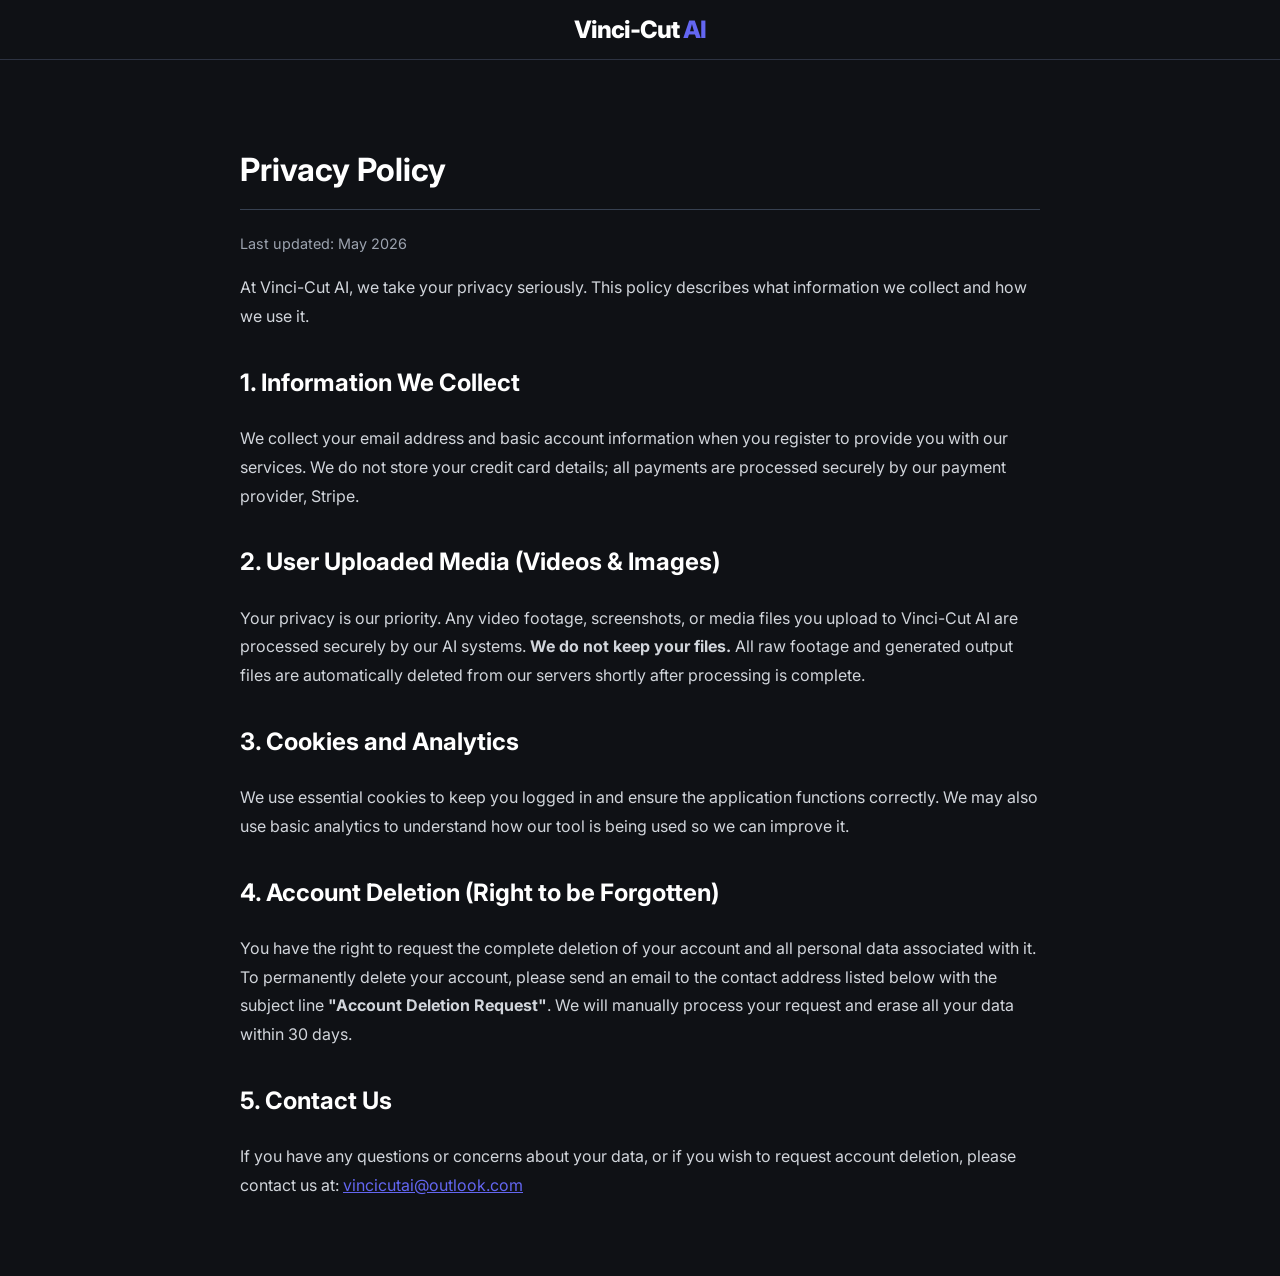
<file: privacy.html>
<!DOCTYPE html>
<html lang="en">
<head>
    <meta charset="UTF-8">
    <meta name="viewport" content="width=device-width, initial-scale=1.0">
    <title>Privacy Policy | Vinci-Cut AI</title>
    <link rel="stylesheet" href="style.css">
    <link href="https://fonts.googleapis.com/css2?family=Inter:wght@300;400;600;800&display=swap" rel="stylesheet">
</head>
<body>

    <nav class="navbar" style="position: relative;">
        <div class="logo" style="margin: 0 auto; text-decoration: none;">
            <a href="index.html" style="color: white; text-decoration: none;">Vinci-Cut <span>AI</span></a>
        </div>
    </nav>

    <div style="max-width: 800px; margin: 40px auto; padding: 20px; color: #d1d5db; line-height: 1.8;">
        
        <h1 style="color: white; border-bottom: 1px solid #374151; padding-bottom: 10px;">Privacy Policy</h1>
        <p style="font-size: 0.9rem; color: #9ca3af;">Last updated: May 2026</p>

        <p>At Vinci-Cut AI, we take your privacy seriously. This policy describes what information we collect and how we use it.</p>

        <h2 style="color: white; margin-top: 30px;">1. Information We Collect</h2>
        <p>We collect your email address and basic account information when you register to provide you with our services. We do not store your credit card details; all payments are processed securely by our payment provider, Stripe.</p>

        <h2 style="color: white; margin-top: 30px;">2. User Uploaded Media (Videos & Images)</h2>
        <p>Your privacy is our priority. Any video footage, screenshots, or media files you upload to Vinci-Cut AI are processed securely by our AI systems. <strong>We do not keep your files.</strong> All raw footage and generated output files are automatically deleted from our servers shortly after processing is complete.</p>

        <h2 style="color: white; margin-top: 30px;">3. Cookies and Analytics</h2>
        <p>We use essential cookies to keep you logged in and ensure the application functions correctly. We may also use basic analytics to understand how our tool is being used so we can improve it.</p>

        <h2 style="color: white; margin-top: 30px;">4. Account Deletion (Right to be Forgotten)</h2>
        <p>You have the right to request the complete deletion of your account and all personal data associated with it. To permanently delete your account, please send an email to the contact address listed below with the subject line <strong>"Account Deletion Request"</strong>. We will manually process your request and erase all your data within 30 days.</p>

        <h2 style="color: white; margin-top: 30px;">5. Contact Us</h2>
        <p>If you have any questions or concerns about your data, or if you wish to request account deletion, please contact us at: <a href="mailto:vincicutai@outlook.com" style="color: #6366f1;">vincicutai@outlook.com</a></p>

    </div>

</body>
</html>
</file>
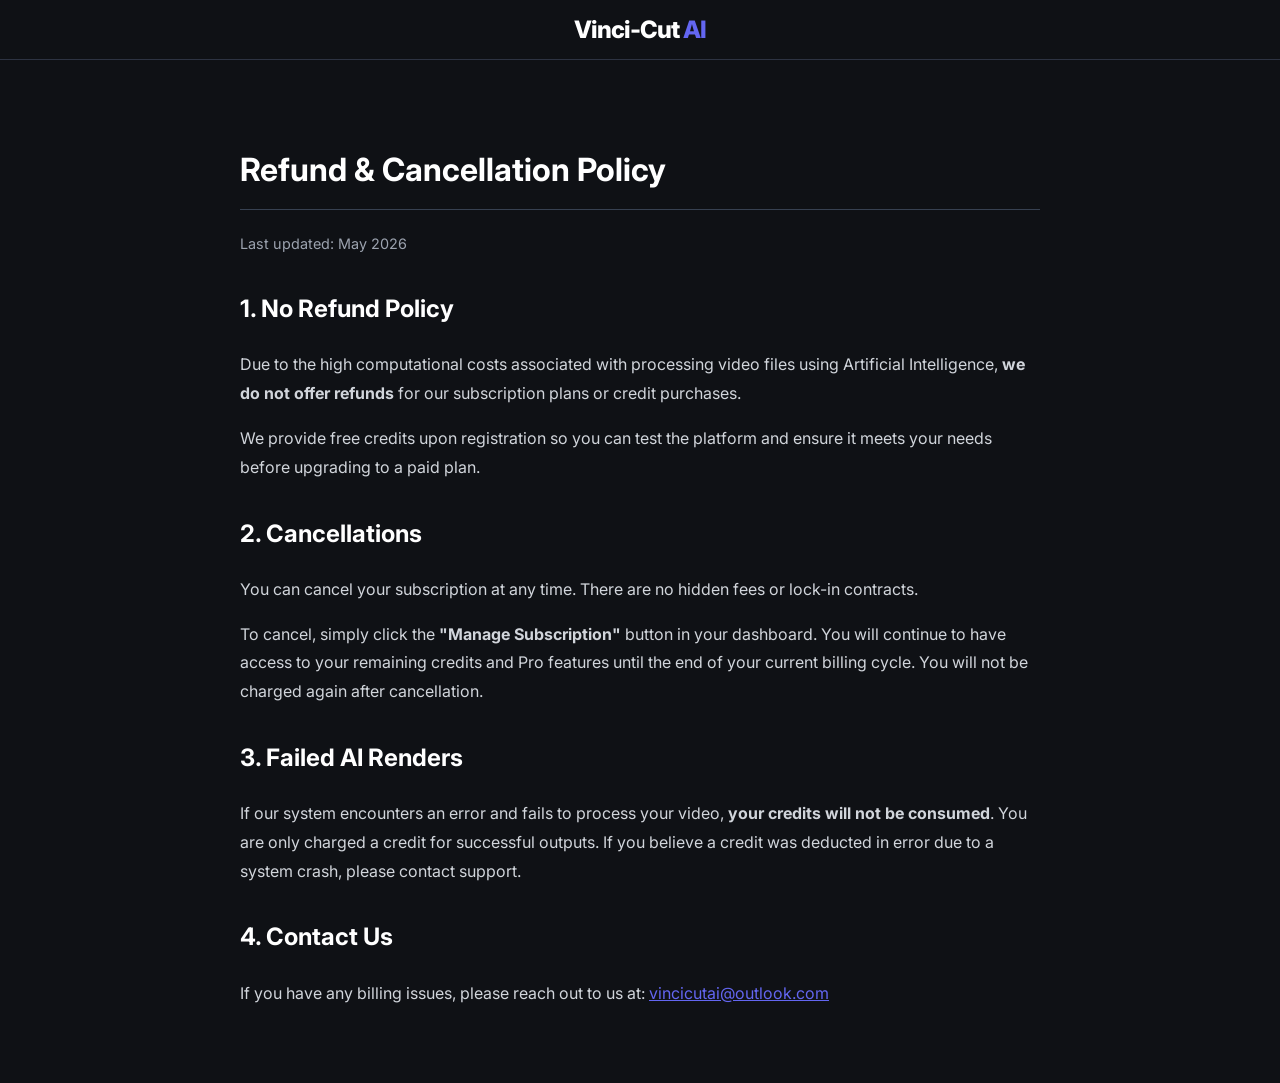
<file: refund.html>
<!DOCTYPE html>
<html lang="en">
<head>
    <meta charset="UTF-8">
    <meta name="viewport" content="width=device-width, initial-scale=1.0">
    <title>Refund & Cancellation Policy | Vinci-Cut AI</title>
    <link rel="stylesheet" href="style.css">
    <link href="https://fonts.googleapis.com/css2?family=Inter:wght@300;400;600;800&display=swap" rel="stylesheet">
</head>
<body>

    <nav class="navbar" style="position: relative;">
        <div class="logo" style="margin: 0 auto;">
            <a href="index.html" style="color: white; text-decoration: none;">Vinci-Cut <span>AI</span></a>
        </div>
    </nav>

    <div style="max-width: 800px; margin: 40px auto; padding: 20px; color: #d1d5db; line-height: 1.8;">
        
        <h1 style="color: white; border-bottom: 1px solid #374151; padding-bottom: 10px;">Refund & Cancellation Policy</h1>
        <p style="font-size: 0.9rem; color: #9ca3af;">Last updated: May 2026</p>

        <h2 style="color: white; margin-top: 30px;">1. No Refund Policy</h2>
        <p>Due to the high computational costs associated with processing video files using Artificial Intelligence, <strong>we do not offer refunds</strong> for our subscription plans or credit purchases.</p>
        <p>We provide free credits upon registration so you can test the platform and ensure it meets your needs before upgrading to a paid plan.</p>

        <h2 style="color: white; margin-top: 30px;">2. Cancellations</h2>
        <p>You can cancel your subscription at any time. There are no hidden fees or lock-in contracts.</p>
        <p>To cancel, simply click the <strong>"Manage Subscription"</strong> button in your dashboard. You will continue to have access to your remaining credits and Pro features until the end of your current billing cycle. You will not be charged again after cancellation.</p>

        <h2 style="color: white; margin-top: 30px;">3. Failed AI Renders</h2>
        <p>If our system encounters an error and fails to process your video, <strong>your credits will not be consumed</strong>. You are only charged a credit for successful outputs. If you believe a credit was deducted in error due to a system crash, please contact support.</p>

        <h2 style="color: white; margin-top: 30px;">4. Contact Us</h2>
        <p>If you have any billing issues, please reach out to us at: <a href="mailto:vincicutai@outlook.com" style="color: #6366f1;">vincicutai@outlook.com</a></p>

    </div>

</body>
</html>
</file>
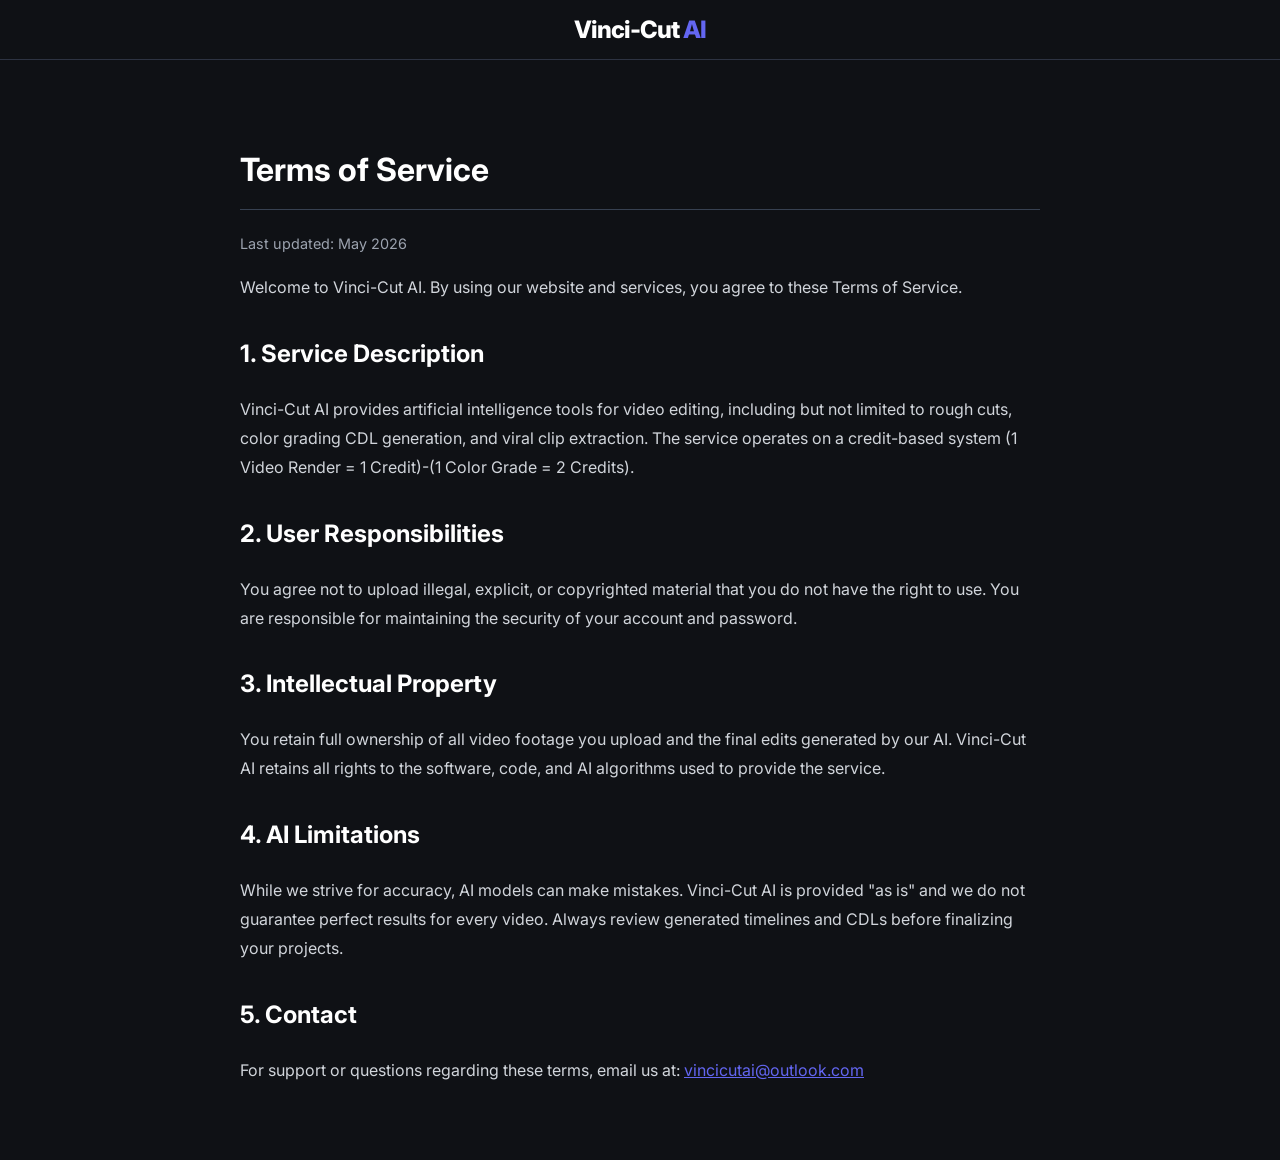
<file: terms.html>
<!DOCTYPE html>
<html lang="en">
<head>
    <meta charset="UTF-8">
    <meta name="viewport" content="width=device-width, initial-scale=1.0">
    <title>Terms of Service | Vinci-Cut AI</title>
    <link rel="stylesheet" href="style.css">
    <link href="https://fonts.googleapis.com/css2?family=Inter:wght@300;400;600;800&display=swap" rel="stylesheet">
</head>
<body>

    <nav class="navbar" style="position: relative;">
        <div class="logo" style="margin: 0 auto;">
            <a href="index.html" style="color: white; text-decoration: none;">Vinci-Cut <span>AI</span></a>
        </div>
    </nav>

    <div style="max-width: 800px; margin: 40px auto; padding: 20px; color: #d1d5db; line-height: 1.8;">
        
        <h1 style="color: white; border-bottom: 1px solid #374151; padding-bottom: 10px;">Terms of Service</h1>
        <p style="font-size: 0.9rem; color: #9ca3af;">Last updated: May 2026</p>

        <p>Welcome to Vinci-Cut AI. By using our website and services, you agree to these Terms of Service.</p>

        <h2 style="color: white; margin-top: 30px;">1. Service Description</h2>
        <p>Vinci-Cut AI provides artificial intelligence tools for video editing, including but not limited to rough cuts, color grading CDL generation, and viral clip extraction. The service operates on a credit-based system (1 Video Render = 1 Credit)-(1 Color Grade = 2 Credits).</p>

        <h2 style="color: white; margin-top: 30px;">2. User Responsibilities</h2>
        <p>You agree not to upload illegal, explicit, or copyrighted material that you do not have the right to use. You are responsible for maintaining the security of your account and password.</p>

        <h2 style="color: white; margin-top: 30px;">3. Intellectual Property</h2>
        <p>You retain full ownership of all video footage you upload and the final edits generated by our AI. Vinci-Cut AI retains all rights to the software, code, and AI algorithms used to provide the service.</p>

        <h2 style="color: white; margin-top: 30px;">4. AI Limitations</h2>
        <p>While we strive for accuracy, AI models can make mistakes. Vinci-Cut AI is provided "as is" and we do not guarantee perfect results for every video. Always review generated timelines and CDLs before finalizing your projects.</p>

        <h2 style="color: white; margin-top: 30px;">5. Contact</h2>
        <p>For support or questions regarding these terms, email us at: <a href="mailto:vincicutai@outlook.com" style="color: #6366f1;">vincicutai@outlook.com</a></p>

    </div>

</body>
</html>
</file>
<file: style.css>
/* --- BASE STYLES --- */
:root { 
    --bg-color: #0f1115; 
    --card-bg: #181b21; 
    --text-main: #ffffff; 
    --text-muted: #9ca3af; 
    --primary: #6366f1; 
    --primary-hover: #4f46e5; 
    --border: #2d3342; 
    /* Viral Colors */
    --insta-gradient: linear-gradient(45deg, #f09433 0%, #e6683c 25%, #dc2743 50%, #cc2366 75%, #bc1888 100%);
}

body { font-family: 'Inter', sans-serif; background-color: var(--bg-color); color: var(--text-main); margin: 0; min-height: 100vh; overflow-x: hidden; overflow-y: auto; }

/* NAVBAR */
.navbar { 
    position: fixed; /* Αλλάζουμε το absolute σε fixed για να μένει πάντα πάνω όταν ρολάρεις */
    top: 0; 
    left: 0; /* Το "καρφώνουμε" τέρμα αριστερά */
    width: 100%; 
    padding: 15px 40px; /* Το έκανα 15px (από 20px) για να μην πιάνει πολύ χώρο στο laptop */
    display: flex; 
    justify-content: space-between; 
    align-items: center; 
    box-sizing: border-box; 
    z-index: 1000; /* Το αυξήσαμε στο 1000 για να μην το κρύβει τίποτα από κάτω */
    background-color: var(--bg-color); /* Προσθέτει το σκούρο φόντο για να μη φαίνονται τα γράμματα από κάτω του */
    border-bottom: 1px solid var(--border); /* Τραβάει την διακριτική γραμμή που ήθελες από κάτω */
    transition: opacity 0.3s ease; 
}
.navbar.hidden { display: none !important; opacity: 0; pointer-events: none; }
.logo { font-size: 1.5rem; font-weight: 800; letter-spacing: -1px; }
.logo span { color: var(--primary); }
.nav-links a { color: var(--text-muted); text-decoration: none; margin-left: 30px; font-weight: 500; transition: 0.2s; }
.nav-links a:hover { color: var(--text-main); }
.login-btn { border: 1px solid var(--border); padding: 8px 20px; border-radius: 8px; }

/* LANDING */
#landing-screen { min-height: 100vh; display: flex; flex-direction: column; justify-content: center; align-items: center; background: radial-gradient(circle at top right, #1e2330 0%, transparent 40%), radial-gradient(circle at bottom left, #1a1a2e 0%, transparent 40%); text-align: center; padding: 100px 20px 40px 20px; box-sizing: border-box; }
.hero-content h1 { font-size: 4rem; line-height: 1.1; margin-bottom: 20px; max-width: 900px; }
.gradient-text { background: linear-gradient(90deg, #818cf8, #c084fc); -webkit-background-clip: text; background-clip: text; color: transparent; display: inline-block; }
.subtitle { font-size: 1.2rem; color: var(--text-muted); max-width: 600px; margin-bottom: 60px; line-height: 1.6; }
.subtitle strong { color: var(--text-main); font-weight: 600; }

/* CARDS */
.cards-container { display: flex; gap: 30px; justify-content: center; flex-wrap: wrap; }
.feature-card { background-color: var(--card-bg); border: 1px solid var(--border); padding: 40px; border-radius: 20px; width: 300px; text-align: left; cursor: pointer; transition: all 0.3s ease; position: relative; overflow: hidden; }
.feature-card:hover { transform: translateY(-10px); border-color: var(--primary); box-shadow: 0 20px 40px rgba(0,0,0,0.4); }
.icon-circle { width: 50px; height: 50px; background-color: rgba(99, 102, 241, 0.1); border-radius: 12px; display: flex; justify-content: center; align-items: center; color: var(--primary); font-size: 1.5rem; margin-bottom: 20px; }
.feature-card h3 { margin: 0 0 10px 0; font-size: 1.5rem; }
.feature-card p { color: var(--text-muted); font-size: 0.95rem; line-height: 1.5; margin-bottom: 30px; }
.arrow-link { font-weight: 600; color: var(--primary); display: flex; align-items: center; gap: 10px; }
.landing-footer { 
    position: relative; 
    margin-top: auto; 
    padding: 20px 0; 
    width: 100%;
    color: #4b5563; 
    font-size: 0.8rem; 
    text-align: center;
}

/* CHAT INTERFACE */
#chat-interface { display: flex; height: 100vh; width: 100vw; background-color: var(--bg-color); }
.hidden { display: none !important; }

/* SIDEBAR */
.chat-sidebar { width: 260px; background-color: #13161a; border-right: 1px solid var(--border); padding: 20px; display: flex; flex-direction: column; z-index: 100; position: relative; }
#back-btn { background: transparent; color: var(--text-muted); border: 1px solid var(--border); padding: 10px; border-radius: 8px; cursor: pointer; text-align: left; transition: 0.2s; }
#back-btn:hover { background-color: var(--border); color: white; }
.new-project-btn { background: linear-gradient(90deg, #6366f1, #818cf8); border: none; color: white; padding: 12px; border-radius: 8px; cursor: pointer; font-weight: 600; margin-top: 15px; margin-bottom: 20px; display: flex; align-items: center; justify-content: center; gap: 8px; transition: transform 0.2s; }
.new-project-btn:hover { transform: translateY(-2px); box-shadow: 0 4px 12px rgba(99, 102, 241, 0.3); }
.new-project-btn:disabled { opacity: 0.5; cursor: not-allowed; transform: none; box-shadow: none; filter: grayscale(1); }
.history-list { flex-grow: 1; margin-top: 10px; overflow-y: auto; }
.history-item { padding: 12px; border-radius: 8px; color: var(--text-muted); font-size: 0.9rem; cursor: pointer; transition: 0.2s; margin-bottom: 5px; border: 1px solid transparent; display: flex; align-items: center; gap: 10px; position: relative; padding-right: 30px; justify-content: space-between; }
.history-item:hover { background-color: #1f2937; color: white; }
.history-item.active { background-color: #2d3342; color: white; border-color: #6366f1; }
.history-item.disabled-link { pointer-events: none; opacity: 0.5; filter: grayscale(1); cursor: not-allowed; }
.sidebar-footer { color: #4b5563; font-size: 0.8rem; margin-top: 20px; }

/* CHAT AREA */
.chat-main { flex-grow: 1; display: flex; flex-direction: column; position: relative; }
.chat-header { padding: 20px 40px; border-bottom: 1px solid var(--border); display: flex; justify-content: space-between; align-items: center; }
.status-dot { width: 10px; height: 10px; background-color: #22c55e; border-radius: 50%; }
#chat-box { flex-grow: 1; padding: 40px; overflow-y: auto; display: flex; flex-direction: column; gap: 20px; max-width: 900px; margin: 0 auto; width: 100%; box-sizing: border-box; }
.message { display: flex; gap: 15px; line-height: 1.6; max-width: 85%; }

/* AVATAR & SPINNER */
.avatar { width: 35px; height: 35px; border-radius: 50%; display: flex; align-items: center; justify-content: center; flex-shrink: 0; position: relative; background-color: var(--primary); color: white; z-index: 10; }
.user-message .avatar { background-color: #4b5563; }
.avatar.thinking::after { content: ''; position: absolute; top: -4px; left: -4px; right: -4px; bottom: -4px; border-radius: 50%; border: 2px solid transparent; border-top-color: #6366f1; border-right-color: #a5b4fc; animation: avatar-spin 1s linear infinite; z-index: -1; }
@keyframes avatar-spin { 0% { transform: rotate(0deg); } 100% { transform: rotate(360deg); } }

.user-message { align-self: flex-end; flex-direction: row-reverse; }
.user-message .content { background-color: #2d3342; padding: 12px 20px; border-radius: 15px 15px 0 15px; }
.bot-message .content { background-color: transparent; padding: 10px 0; width: 100%; }

/* INPUT & UPLOAD */
.input-wrapper { padding: 30px; background-color: var(--bg-color); max-width: 900px; margin: 0 auto; width: 100%; box-sizing: border-box; }
#input-area { background-color: var(--card-bg); border: 1px solid var(--border); border-radius: 12px; padding: 10px; display: flex; align-items: center; box-shadow: 0 4px 20px rgba(0,0,0,0.2); }
#user-input { flex-grow: 1; background: transparent; border: none; color: white; font-size: 1rem; padding: 10px; outline: none; }
#send-btn { background-color: var(--primary); color: white; border: none; width: 40px; height: 40px; border-radius: 8px; cursor: pointer; transition: 0.2s; }
#send-btn:hover { background-color: var(--primary-hover); }
.input-disclaimer { text-align: center; font-size: 0.75rem; color: #4b5563; margin-top: 10px; }

#upload-area { position: absolute; top: 50%; left: 50%; transform: translate(-50%, -50%); background-color: var(--card-bg); border: 1px dashed var(--border); padding: 40px; border-radius: 20px; text-align: center; width: 500px; z-index: 50; transition: all 0.2s ease; }
.upload-box.highlight { border-color: var(--primary); background-color: rgba(99, 102, 241, 0.1); }
.upload-box i { font-size: 3rem; color: var(--text-muted); margin-bottom: 10px; }
#video-input { margin: 20px 0; }
.upload-options { display: flex; flex-direction: column; gap: 10px; margin-top: 20px; }
#video-prompt-input { background: #0f1115; border: 1px solid var(--border); padding: 12px; border-radius: 8px; color: white; }
#upload-confirm-btn { background: var(--primary); color: white; border: none; padding: 12px; border-radius: 8px; cursor: pointer; font-weight: 600; }
.ai-actions { margin: 20px 0; text-align: center; }
.ai-actions p { color: var(--text-muted); font-size: 0.9rem; margin-bottom: 10px; }
.action-buttons { display: flex; gap: 10px; justify-content: center; }
.action-btn { background-color: #2d3342; border: 1px solid var(--border); color: white; padding: 10px 15px; border-radius: 8px; cursor: pointer; transition: 0.2s; display: flex; align-items: center; gap: 8px; font-size: 0.9rem; }
.action-btn:hover { background-color: var(--primary); border-color: var(--primary); }
.action-btn i { font-size: 1rem; color: #fff; margin: 0; }

#chat-upload-btn { background: transparent; border: none; color: var(--text-muted); font-size: 1.2rem; cursor: pointer; padding: 0 10px; transition: 0.2s; }
#chat-upload-btn:hover { color: var(--primary); }
#image-preview-container { padding: 10px; background-color: var(--card-bg); border-top-left-radius: 10px; border-top-right-radius: 10px; border: 1px solid var(--border); border-bottom: none; display: flex; align-items: center; }
.preview-box { position: relative; display: inline-block; }
#image-preview { height: 60px; border-radius: 6px; border: 1px solid var(--border); }
#remove-image-btn { position: absolute; top: -8px; right: -8px; background-color: #ef4444; color: white; border: none; border-radius: 50%; width: 20px; height: 20px; font-size: 0.8rem; cursor: pointer; display: flex; justify-content: center; align-items: center; }
.chat-image { max-width: 100%; border-radius: 8px; margin-bottom: 8px; border: 1px solid rgba(255,255,255,0.1); }

/* Download Button (Standard) */
.download-btn { display: inline-block; margin-top: 10px; background-color: #10b981; color: white; padding: 8px 12px; border-radius: 6px; text-decoration: none; font-size: 0.9rem; font-weight: 600; border: none; cursor: pointer; }
.download-btn:hover { background-color: #059669; }

/* Progress Bar */
#upload-progress-container { width: 100%; background-color: #2d3342; border-radius: 10px; margin-top: 15px; height: 8px; overflow: hidden; }
#upload-progress-bar { width: 0%; height: 100%; background: linear-gradient(90deg, #6366f1, #818cf8); transition: width 0.2s ease; border-radius: 10px; }
#upload-percentage { font-size: 0.8rem; color: var(--text-muted); margin-top: 5px; text-align: right; display: block; }

/* Typing Cursor */
.typing-cursor::after { content: '▋'; display: inline-block; vertical-align: bottom; animation: blink 1s infinite; color: var(--primary); font-size: 0.8em; }
@keyframes blink { 0%, 100% { opacity: 1; } 50% { opacity: 0; } }

/* Modal */
.modal { position: fixed; top: 0; left: 0; width: 100%; height: 100%; background-color: rgba(0, 0, 0, 0.8); backdrop-filter: blur(5px); display: flex; justify-content: center; align-items: center; z-index: 1000; }
.modal-content { 
    background-color: #1e1e1e; 
    border: 1px solid var(--border); 
    border-radius: 16px; 
    width: 90%; 
    max-width: 500px; 
    padding: 0; 
    box-shadow: 0 25px 50px -12px rgba(0, 0, 0, 0.5); 
    overflow: hidden; 
    animation: slideUp 0.3s ease-out; 
    /* --- ΝΕΕΣ ΠΡΟΣΘΗΚΕΣ ΓΙΑ ΤΟ SCROLL --- */
    max-height: 90vh; /* Να μην πιάνει πάνω από το 90% του ύψους της οθόνης */
    display: flex; 
    flex-direction: column; 
}
@keyframes slideUp { from { transform: translateY(20px); opacity: 0; } to { transform: translateY(0); opacity: 1; } }
.modal-header { background-color: #2d3342; padding: 20px; font-size: 1.2rem; font-weight: bold; color: #fbbf24; display: flex; align-items: center; gap: 10px; }
.modal-body { 
    padding: 25px; 
    color: #e5e7eb; 
    line-height: 1.6; 
    font-size: 0.95rem; 
    /* --- ΝΕΑ ΠΡΟΣΘΗΚΗ --- */
    overflow-y: auto; /* Αν τα πακέτα πέσουν το ένα κάτω από το άλλο, βγάλε scroll! */
}
.modal-body ol { padding-left: 20px; margin: 0; }
.modal-body li { margin-bottom: 15px; }
.modal-body ul { margin-top: 5px; color: #9ca3af; font-size: 0.9rem; }
.modal-footer { padding: 20px; border-top: 1px solid var(--border); display: flex; justify-content: space-between; align-items: center; }
#btn-download-confirm { background-color: var(--primary); color: white; border: none; padding: 12px 20px; border-radius: 8px; cursor: pointer; font-weight: 600; }
#btn-download-confirm:hover { background-color: var(--primary-hover); }
.text-btn { background: none; border: none; color: var(--text-muted); cursor: pointer; text-decoration: underline; }

/* History Menu */
.menu-trigger { opacity: 0; background: none; border: none; color: #a0a0b0; cursor: pointer; padding: 5px; font-size: 1.1rem; transition: all 0.2s; position: absolute; right: 10px; }
.history-item:hover .menu-trigger, .menu-trigger:focus, .history-item.menu-active .menu-trigger { opacity: 1; }
.menu-trigger:hover { color: #fff; }
.context-menu { position: absolute; top: 35px; right: 10px; background: #2a2a35; border: 1px solid #3a3a45; border-radius: 8px; box-shadow: 0 4px 15px rgba(0,0,0,0.5); z-index: 1000; min-width: 120px; display: none; flex-direction: column; overflow: hidden; }
.context-menu.show { display: flex; }
.context-menu button { background: none; border: none; color: #ccc; padding: 10px 15px; text-align: left; cursor: pointer; font-size: 0.9rem; display: flex; align-items: center; gap: 8px; transition: background 0.2s; width: 100%; }
.context-menu button:hover { background: #3a3a45; color: #fff; }
.context-menu button.delete-btn:hover { background: #4a2a2a; color: #ff6b6b; }
.pinned-icon { font-size: 0.7rem; color: #ffd700; margin-right: 5px; transform: rotate(45deg); }

/* --- NEW VIRAL SHORTS STYLES --- */
/* Αυτό είναι το νέο κομμάτι για τις κάρτες */
.clips-grid {
    display: flex;
    flex-wrap: wrap;
    gap: 15px;
    margin-top: 15px;
    width: 100%;
}

.clip-card {
    background: #1f2937;
    border: 1px solid var(--border);
    border-radius: 12px;
    padding: 16px;
    width: calc(50% - 15px); /* Δύο κάρτες ανά σειρά */
    min-width: 280px;
    flex-grow: 1;
    display: flex;
    flex-direction: column;
    gap: 10px;
    transition: all 0.2s ease;
}

.clip-card:hover {
    transform: translateY(-4px);
    border-color: #e1306c; /* Instagram Color on hover */
    box-shadow: 0 10px 25px rgba(225, 48, 108, 0.1);
}

.clip-header {
    display: flex;
    justify-content: space-between;
    align-items: center;
    margin-bottom: 5px;
}

.clip-time {
    background: #374151;
    color: #e5e7eb;
    font-size: 0.75rem;
    padding: 4px 8px;
    border-radius: 4px;
    font-family: 'Courier New', monospace;
    font-weight: bold;
}

.clip-title {
    font-weight: 700;
    color: white;
    font-size: 1rem;
    line-height: 1.3;
}

.clip-caption {
    color: var(--text-muted);
    font-size: 0.85rem;
    line-height: 1.5;
    background: rgba(0,0,0,0.2);
    padding: 8px;
    border-radius: 6px;
    border-left: 2px solid var(--primary);
}

.clip-hashtags {
    color: #e1306c; /* Pinkish color for tags */
    font-size: 0.8rem;
    font-weight: 600;
}

.btn-viral-dl {
    background: var(--insta-gradient);
    color: white !important;
    text-decoration: none;
    text-align: center;
    padding: 12px;
    border-radius: 8px;
    font-weight: 600;
    font-size: 0.95rem;
    margin-top: auto; /* Σπρώχνει το κουμπί κάτω */
    transition: opacity 0.2s, transform 0.2s;
    border: none;
    display: block;
    box-shadow: 0 4px 10px rgba(220, 39, 67, 0.3);
}

.btn-viral-dl:hover {
    opacity: 0.95;
    transform: scale(1.02);
}

.btn-viral-dl i {
    margin-right: 8px;
}
/* Προσθήκη στο τέλος του style.css */
.message-content {
    white-space: pre-wrap; /* Αυτό είναι το ΜΥΣΤΙΚΟ: Σέβεται τα Enter και τα κενά */
    line-height: 1.6;      /* Λίγο "αέρα" ανάμεσα στις γραμμές για να διαβάζεται άνετα */
}

/* Αν χρησιμοποιείς λίστες, να φαίνονται σωστά */
.message-content ul, .message-content ol {
    margin-left: 20px;
    margin-bottom: 10px;
}
/* --- Feature List μέσα στις κάρτες --- */
.feature-list {
    list-style: none;
    padding: 0;
    margin: 15px 0;
    text-align: left;
}

.feature-list li {
    margin-bottom: 8px;
    font-size: 0.9rem;
    color: var(--text-muted);
    display: flex;
    align-items: center;
    gap: 8px;
}

.feature-list li i {
    color: var(--primary); /* Μωβ χρώμα στα εικονίδια */
    font-size: 0.8rem;
    width: 20px;
    text-align: center;
}

.feature-list li strong {
    color: var(--text-main); /* Λευκό για τα σημαντικά */
}
.auth-input {
    width: 100%;
    padding: 12px;
    margin-bottom: 15px;
    background-color: #2d3342; /* Σκούρο γκρι, ταιριάζει με το theme */
    border: 1px solid #4b5563;
    color: white;
    border-radius: 8px;
    box-sizing: border-box; /* Για να μην βγαίνει έξω από το κουτί */
    outline: none;
    font-size: 1rem;
}

.auth-input:focus {
    border-color: #6366f1; /* Μωβ περίγραμμα όταν γράφεις */
}

.auth-btn {
    width: 100%;
    padding: 12px;
    background-color: #6366f1; /* Το βασικό μωβ χρώμα */
    color: white;
    border: none;
    border-radius: 8px;
    cursor: pointer;
    font-weight: 600;
    margin-bottom: 10px;
    transition: background-color 0.2s;
    font-size: 1rem;
}

.auth-btn:hover {
    background-color: #4f46e5;
}

/* Το κουμπί "Create Account" που είναι διάφανο */
.auth-btn.secondary {
    background-color: transparent;
    border: 1px solid #6366f1;
    color: #6366f1;
}

.auth-btn.secondary:hover {
    background-color: rgba(99, 102, 241, 0.1);
}
/* Προσθήκη για Κινητά */
@media (max-width: 768px) {
    .container {
        flex-direction: column; /* Τα βάζει κάθετα αντί για οριζόντια */
    }
    
    .sidebar {
        width: 100%; /* Τέρμα φάρδος */
        height: auto;
        max-height: 200px; /* Μικρό ύψος, με scroll */
        order: 2; /* Το βάζουμε κάτω από το chat */
    }

    .main-content {
        width: 100%;
        height: 70vh; /* Το chat πιάνει το 70% της οθόνης */
        order: 1;
    }

    .navbar {
        flex-direction: column;
        gap: 10px;
        height: auto;
        padding: 15px;
    }
}
@media (max-width: 768px) {
    /* Navbar: Κάθετη διάταξη */
    .navbar { position: relative; flex-direction: column; padding: 15px; gap: 15px; background: var(--bg-color); }
    .nav-links { display: flex; gap: 15px; flex-wrap: wrap; justify-content: center; }
    .nav-links a { margin-left: 0; }

    /* Landing Page */
    .hero-content h1 { font-size: 2.5rem; }
    #landing-screen { padding-top: 20px; height: auto; display: block; }
    .cards-container { flex-direction: column; align-items: center; }
    .feature-card { width: 100%; max-width: 320px; }

    /* Chat Interface */
    #chat-interface { flex-direction: column; height: 100vh; overflow: hidden; }
    
    /* Sidebar: Γίνεται μπάρα πάνω αντί για πλάι */
    .chat-sidebar { width: 100%; height: auto; border-right: none; border-bottom: 1px solid var(--border); padding: 10px; flex-direction: row; align-items: center; justify-content: space-between; order: -1; }
    .chat-sidebar button#back-btn { font-size: 0.8rem; padding: 5px 10px; }
    .chat-sidebar .new-project-btn { width: auto; margin: 0; padding: 8px 15px; font-size: 0.8rem; }
    .history-list, .sidebar-footer { display: none; } /* Κρύβουμε το ιστορικό στο κινητό */

    /* Upload & Input Area */
    #upload-area { width: 90%; padding: 20px; }
    .upload-box i { font-size: 2rem; }
    .input-wrapper { padding: 10px; position: fixed; bottom: 0; left: 0; z-index: 50; }
    #chat-box { padding-bottom: 80px; }
}
/* 📱 MOBILE FIXES (FINAL & STABLE) 📱 */
@media (max-width: 768px) {
    
    /* 1. ΣΤΑΘΕΡΟΠΟΙΗΣΗ ΟΘΟΝΗΣ (Να μην κουνιέται δεξιά-αριστερά) */
    html, body {
        overflow-x: hidden !important;
        width: 100%;
        position: relative;
    }

    /* 2. HAMBURGER MENU BUTTON */
    .mobile-menu-btn {
        display: flex !important; /* 👈 ΤΟ ΞΑΝΑΚΑΝΟΥΜΕ FLEX */
        align-items: center;
        justify-content: center;
        position: fixed;
        top: 15px;
        left: 15px;
        width: 45px;
        height: 45px;
        color: white;
        background-color: #6366f1;
        border-radius: 50%;
        z-index: 9999;
        font-size: 1.2rem;
        cursor: pointer;
        box-shadow: 0 4px 15px rgba(0,0,0,0.5);
        border: 2px solid rgba(255,255,255,0.2);
    }

    /* 3. ΚΡΥΒΟΥΜΕ ΤΑ ΠΕΡΙΤΤΑ */
    .chat-header { display: none !important; } /* Τίτλος Expert */
    .nav-links { display: none; } /* Links login κτλ */
    .navbar { padding: 0; height: 0; pointer-events: none; } 

    /* 4. SIDEBAR (ΣΥΡΤΑΡΙ) */
    .chat-sidebar {
        position: fixed;
        top: 0;
        left: 0;
        height: 100vh;
        width: 85%; /* Πιάνει το 85% της οθόνης */
        max-width: 300px;
        background: #13161a;
        z-index: 1500;
        transform: translateX(-100%); /* Κρυμμένο */
        transition: transform 0.3s cubic-bezier(0.4, 0.0, 0.2, 1);
        border-right: 1px solid #333;
        display: flex;
        flex-direction: column;
        padding-top: 60px; /* Χώρος για να μην πέφτει πάνω στο Χ κλεισίματος */
    }

    .chat-sidebar.open { transform: translateX(0); } /* Άνοιγμα */

    /* Λίστα Ιστορικού */
    .history-list { display: block !important; overflow-y: auto; height: 100%; }
    .sidebar-footer { display: block; }

    /* 5. FIX ΓΙΑ ΤΙΣ 3 ΤΕΛΙΤΣΕΣ (Context Menu) */
    .history-item {
        padding-right: 50px !important; /* Χώρος για το κουμπί */
        position: relative;
    }

    .menu-trigger {
        display: flex !important;
        align-items: center;
        justify-content: center;
        opacity: 1 !important; /* ΠΑΝΤΑ ΟΡΑΤΟ */
        position: absolute;
        right: 5px;
        top: 50%;
        transform: translateY(-50%);
        width: 40px; /* Μεγάλη περιοχή αφής */
        height: 100%;
        color: white !important; /* Λευκό χρώμα */
        background: rgba(255, 255, 255, 0.05); /* Ελαφρύ φόντο για να ξέρεις πού να πατήσεις */
        border-left: 1px solid #333;
        z-index: 20;
    }

    /* Το μενού επιλογών (Pin/Delete) */
    .context-menu {
        position: fixed !important; /* Fixed για να μην κόβεται */
        right: 50px; /* Εμφάνιση δίπλα από το δάχτυλο */
        width: 160px;
        background: #2a2a35;
        border: 1px solid #555;
        z-index: 2500;
    }
    
    .context-menu button { padding: 15px; font-size: 1rem; }

    /* 6. CHAT INTERFACE */
    #chat-interface { flex-direction: column; height: 100vh; width: 100%; overflow: hidden; }
    .chat-main { width: 100%; height: 100%; position: relative; }
    
    #chat-box {
        padding: 15px;
        padding-top: 80px; /* Χώρος για το Hamburger κουμπί */
        padding-bottom: 140px; /* Χώρος για το Input */
        width: 100%;
        box-sizing: border-box;
    }

    /* 7. INPUT AREA (Κολλημένο κάτω) */
    .input-wrapper {
        position: fixed;
        bottom: 0;
        left: 0;
        width: 100%;
        background: #0f1115;
        padding: 10px;
        border-top: 1px solid #333;
        z-index: 100;
        box-sizing: border-box;
    }
}

/* Default για PC: Κρύψε το κουμπί μενού */
@media (min-width: 769px) {
    .mobile-menu-btn { display: none; }
}
/* --- FIX ΓΙΑ ΤΑ ΓΡΑΜΜΑΤΑ ΣΤΟ ΚΙΝΗΤΟ (COPYRIGHT) --- */
@media (max-width: 768px) {
    .landing-footer {
        position: relative !important; /* Σταματάει να επιπλέει πάνω στα κουμπιά */
        bottom: auto !important;       /* Το ξεκολλάμε από τον πάτο της οθόνης */
        margin-top: 60px;              /* Του δίνουμε αέρα 60px από τα κουμπιά */
        padding-bottom: 40px;          /* Χώρος κάτω-κάτω για να μην κόβεται */
        width: 100%;
        text-align: center;
        display: block !important;     /* Σιγουρεύουμε ότι φαίνεται */
        color: #6b7280;                /* Χρώμα γκρι για να φαίνεται στο μαύρο */
    }
}

/* --- ULTIMATE ELASTIC LAYOUT (NO GAPS) --- */
@media (max-width: 768px) {

    /* 1. CONTAINER: Πιάνει πάντα το 100% της οθόνης */
    #landing-screen {
        width: 100vw !important; /* Viewport Width */
        max-width: 100% !important;
        padding: 10px !important;
        box-sizing: border-box;
        overflow-x: hidden; /* Κόβουμε οτιδήποτε εξέχει */
    }

    .hero-content {
        width: 100% !important;
        max-width: 100% !important;
        padding: 0 !important;
        margin: 0 !important;
    }

    /* 2. ΚΑΡΤΕΣ: Ελαστικές (Stretch) */
    .cards-container {
        display: flex !important;
        flex-direction: row !important;
        flex-wrap: nowrap !important; /* Ποτέ να μην πέφτει από κάτω */
        width: 100% !important;
        margin: 20px 0 !important;
        gap: 10px !important;
        justify-content: space-between !important;
    }

    .feature-card {
        flex: 1 1 0px !important; /* Το '0px' είναι το μυστικό για να μοιράζονται ακριβώς */
        width: 0 !important;      /* Αγνοούμε το αρχικό πλάτος των 300px */
        min-width: 0 !important;  /* Επιτρέπουμε να συρρικνωθεί όσο χρειαστεί */
        max-width: 50% !important;/* Ποτέ πάνω από τη μισή οθόνη */
        
        padding: 15px 5px !important; /* Πολύ μικρό padding πλάγια */
        display: flex;
        flex-direction: column;
        align-items: center;
        text-align: center;
        height: auto; 
        min-height: 240px; /* Σταθερό ύψος */
    }

    /* 3. ΠΕΡΙΕΧΟΜΕΝΟ ΚΑΡΤΑΣ: Προσαρμογή */
    .icon-circle {
        margin-bottom: 5px;
        width: 40px; height: 40px; font-size: 1.2rem;
    }

    .feature-card h3 {
        font-size: 0.85rem !important; /* Μικρά γράμματα για να χωράνε */
        line-height: 1.2;
        margin-bottom: 5px;
        height: 35px; /* Σταθερό ύψος για τίτλο 2 γραμμών */
        display: flex;
        align-items: center;
        justify-content: center;
    }

    .feature-card p { display: none !important; } /* Κρύβουμε περιγραφή */

    .feature-list {
        width: 100%;
        padding: 0 2px;
    }

    .feature-list li {
        font-size: 0.6rem !important; /* Micro-text */
        white-space: nowrap;          /* Μία γραμμή ανά feature */
        overflow: hidden;             /* Αν είναι τεράστιο, κόψτο */
        text-overflow: ellipsis;      /* ... στο τέλος */
        justify-content: center;
    }

    .arrow-link {
        font-size: 0.75rem;
        margin-top: auto;
    }

    /* 4. NAVBAR & FOOTER FIXES */
    .navbar {
        width: 100% !important;
        flex-direction: row !important;
        padding: 10px 15px !important;
        box-sizing: border-box;
    }
    
    .nav-links { display: flex !important; gap: 8px; }
    .nav-links a { margin: 0 !important; font-size: 0.8rem; }
    
    .landing-footer {
        position: relative !important;
        bottom: auto !important;
        margin-top: 40px;
        width: 100%;
        display: block !important;
    }
}
/* --- FIX ΓΙΑ ΝΑ ΛΕΙΤΟΥΡΓΕΙ ΤΟ LOGIN ΣΤΟ ΚΙΝΗΤΟ --- */
@media (max-width: 768px) {
    
    /* 1. Ενεργοποιούμε τα κλικ στην μπάρα */
    .navbar {
        pointer-events: auto !important; /* ΕΠΙΤΡΕΠΕΙ ΤΑ ΚΛΙΚ */
        z-index: 5000 !important;        /* ΦΕΡΝΕΙ ΤΗΝ ΜΠΑΡΑ ΜΠΡΟΣΤΑ ΑΠΟ ΟΛΑ */
        position: relative !important;
    }

    /* 2. Ενεργοποιούμε τα κλικ στα κουμπιά */
    .nav-links, .login-btn {
        pointer-events: auto !important; /* Σιγουριά για τα κουμπιά */
        cursor: pointer !important;      /* Να δείχνει ότι πατιέται */
        position: relative !important;
        z-index: 5001 !important;        /* Ακόμα πιο μπροστά */
    }
}
/* --- TRUST SECTION (OUR STORY, CONTACT & FAQ) --- */
.trust-section {
    max-width: 1000px;
    margin: 40px auto 20px auto;
    padding: 0 20px;
    width: 100%;
    box-sizing: border-box;
}

.about-contact-wrapper {
    display: flex;
    gap: 20px;
    margin-bottom: 30px;
    text-align: left;
}

/* Τα "αόρατα" ορθογώνια πλαίσια */
.trust-card {
    flex: 1;
    background: rgba(255, 255, 255, 0.02); /* Σχεδόν διάφανο */
    border: 1px solid rgba(255, 255, 255, 0.08); /* Πολύ απαλό περίγραμμα */
    border-radius: 12px;
    padding: 25px;
    box-sizing: border-box;
    transition: border-color 0.2s;
}

.trust-card:hover {
    border-color: rgba(99, 102, 241, 0.3); /* Ελαφρύ μωβ στο hover */
}

.trust-card h2 {
    margin-top: 0;
    font-size: 1.3rem; /* Πιο μικρά γράμματα */
    margin-bottom: 10px;
    color: #e5e7eb;
}

.our-story h2 { color: #a5b4fc; } /* Απαλό μωβ για το story */

.trust-card p {
    color: var(--text-muted);
    line-height: 1.6;
    font-size: 0.85rem; /* Πιο μικρά γράμματα */
    margin-bottom: 0;
}

/* Email Button Styling */
.email-link {
    display: inline-flex;
    align-items: center;
    gap: 8px;
    background: transparent;
    color: var(--primary);
    padding: 8px 15px;
    border-radius: 6px;
    text-decoration: none;
    font-weight: 600;
    font-size: 0.9rem;
    margin-top: 15px;
    border: 1px solid var(--border);
    transition: all 0.2s ease;
}

.email-link:hover {
    background: rgba(99, 102, 241, 0.1);
    border-color: var(--primary);
}

/* FAQ ACCORDION STYLING */
.faq-section {
    text-align: left;
    margin-top: 20px;
}

.faq-title {
    color: white;
    font-size: 1.3rem;
    margin-bottom: 15px;
    text-align: center;
}

.faq-item {
    background: rgba(255, 255, 255, 0.02);
    border: 1px solid rgba(255, 255, 255, 0.08);
    border-radius: 8px;
    margin-bottom: 10px;
    overflow: hidden;
}

.faq-item summary {
    padding: 15px 20px;
    cursor: pointer;
    font-weight: 600;
    color: #e5e7eb;
    font-size: 0.95rem;
    display: flex;
    align-items: center;
    gap: 10px;
    list-style: none; /* Κρύβει το default βελάκι */
}

/* Κρύβει το default βελάκι σε Chrome/Safari */
.faq-item summary::-webkit-details-marker { display: none; }

.faq-item summary i {
    color: var(--primary);
    font-size: 0.8rem;
    transition: transform 0.2s ease;
}

/* Όταν ανοίγει το FAQ, το βελάκι γυρνάει κάτω */
.faq-item[open] summary i {
    transform: rotate(90deg);
}

.faq-answer {
    padding: 0 20px 15px 44px; /* Στοιχίζει το κείμενο με τον τίτλο */
}

.faq-answer p {
    margin: 0;
    color: var(--text-muted);
    font-size: 0.85rem;
    line-height: 1.6;
}

/* Στα κινητά να μπαίνουν το ένα κάτω από το άλλο */
@media (max-width: 768px) {
    .about-contact-wrapper {
        flex-direction: column;
    }
}
/* --- AI COLORIST STYLES (CENTERED + RESOLVE NATIVE) --- */
#colorist-area {
    position: absolute;
    top: 0; /* Ξεκινάει πάντα από την κορυφή, ΔΕΝ κόβεται ποτέ! */
    left: 0;
    width: 100%;
    padding: 20px 20px 60px 20px;
    box-sizing: border-box;
    text-align: center;
    z-index: 60;
    min-height: 100%;
}
/* Αφήνουμε το workspace όπως ήταν */
#colorist-workspace {
    max-width: 900px;
    margin: 0 auto;
}

/* --- ΝΕΟ COLORIST UPLOAD BOX (ΡΟΖ / ANIMATED) --- */
#colorist-upload-box {
    margin-top: 15vh;
    max-width: 600px; 
    margin-left: auto;
    margin-right: auto;
    border: 2px dashed #e83e8c;
    background: linear-gradient(145deg, #1f2937, rgba(232, 62, 140, 0.05));
    border-radius: 20px;
    padding: 40px;
    transition: all 0.3s cubic-bezier(0.4, 0, 0.2, 1);
    box-shadow: 0 10px 30px rgba(0, 0, 0, 0.3);
}

#colorist-upload-box:hover {
    transform: translateY(-5px) scale(1.02);
    border-color: #ff4fac;
    background: linear-gradient(145deg, #1f2937, rgba(232, 62, 140, 0.15));
    box-shadow: 0 15px 40px rgba(232, 62, 140, 0.25);
}

#colorist-upload-box i {
    color: #e83e8c; 
    font-size: 3.5rem;
    margin-bottom: 15px;
    filter: drop-shadow(0 0 10px rgba(232, 62, 140, 0.4));
    animation: float-icon 3s ease-in-out infinite;
}

#colorist-upload-box h3 {
    color: white;
    font-size: 1.5rem;
    margin-bottom: 8px;
    letter-spacing: 0.5px;
}

#colorist-upload-box p {
    color: #9ca3af;
    font-size: 1rem;
}

@keyframes float-icon {
    0% { transform: translateY(0px); }
    50% { transform: translateY(-8px); }
    100% { transform: translateY(0px); }
}

/* ΚΟΥΜΠΙΑ STYLES */
.grade-btn { background: #1f2937; color: white; border: 1px solid #374151; padding: 8px 15px; border-radius: 20px; font-size: 0.85rem; cursor: pointer; transition: 0.2s; white-space: nowrap; }
.grade-btn:hover { background: #6366f1; border-color: #6366f1; box-shadow: 0 4px 10px rgba(99, 102, 241, 0.3); }

/* ΑΠΟΤΕΛΕΣΜΑΤΑ & ΚΕΙΜΕΝΑ */
.cg-container { background: #13161a; border: 1px solid var(--border); border-radius: 12px; padding: 20px; width: 100%; margin-top: 15px; text-align: left; }
.cg-advice { padding: 12px; border-radius: 8px; font-size: 0.9rem; margin-bottom: 20px; line-height: 1.5; }
.log-warn { background: rgba(234, 179, 8, 0.1); border-left: 3px solid #eab308; color: #fef08a; }
.rec-ok { background: rgba(16, 185, 129, 0.1); border-left: 3px solid #10b981; color: #a7f3d0; }

/* ΟΙ 4 ΤΡΟΧΟΙ */
.cg-wheels-grid { display: flex; gap: 15px; justify-content: space-around; flex-wrap: wrap; }
.cg-wheel-box { text-align: center; }
.cg-wheel-title { font-size: 0.8rem; font-weight: 700; color: #9ca3af; text-transform: uppercase; margin-bottom: 10px; letter-spacing: 1px; }

.cg-wheel { 
    width: 100px; height: 100px; border-radius: 50%; 
    background: #1a1d24; border: 3px solid #374151; 
    position: relative; margin: 0 auto 5px auto; 
    box-shadow: inset 0 0 15px rgba(0,0,0,0.8); 
    overflow: hidden; 
}
.cg-wheel-arc-ring {
    position: absolute; 
    top: 0; 
    left: 0; 
    width: 100%; 
    height: 100%;
    border-radius: 50%; 
    opacity: 1; 
    z-index: 1;
    /* Χρησιμοποιούμε ακριβή pixels: Ο κύκλος είναι 100px (50px ακτίνα). 
       Το κάνουμε διάφανο μέχρι τα 46px και μαύρο (ορατό) από τα 47px! */
    -webkit-mask: radial-gradient(circle, transparent 46px, black 47px);
    mask: radial-gradient(circle, transparent 46px, black 47px);
}
.cg-wheel-bg { width: 100%; height: 100%; border-radius: 50%; position: absolute; top: 0; left: 0; background: conic-gradient(from 90deg, #ff3b30, #ffcc00, #4cd964, #5ac8fa, #007aff, #5856d6, #ff3b30); opacity: 0.1; }
.cg-cross { position: absolute; background: rgba(255,255,255,0.15); z-index: 1; }
.cg-cross.vert { top: 0; bottom: 0; left: 50%; width: 1px; transform: translateX(-50%); }
.cg-cross.horz { left: 0; right: 0; top: 50%; height: 1px; transform: translateY(-50%); }
.cg-dot { width: 10px; height: 10px; background: white; border: 2px solid #000; border-radius: 50%; position: absolute; transform: translate(-50%, -50%); box-shadow: 0 0 8px rgba(255,255,255,0.4); z-index: 2; transition: all 0.5s ease-out; }



/* 4 ΝΟΥΜΕΡΑ YRGB */
.cg-yrgb-numbers { display: flex; justify-content: space-between; gap: 4px; width: 100px; margin: 8px auto 0 auto; }
.yrgb-box { flex: 1; text-align: center; font-size: 0.7rem; font-weight: bold; color: white; font-family: monospace; }
.yrgb-box .line { width: 100%; height: 3px; margin-top: 3px; border-radius: 1px; }
.val-y .line { background: white; }
.val-r .line { background: #ff3b30; }
.val-g .line { background: #10b981; }
.val-b .line { background: #3b82f6; }

/* SLIDERS ΣΤΟ ΤΕΛΟΣ */
.cg-sliders { 
    display: flex; 
    justify-content: center; /* Τα μαζεύει στο κέντρο αντί να τα πετάει στις άκρες */
    gap: 30px; /* Αφήνει ωραίο κενό 30px ανάμεσά τους */
    flex-wrap: wrap; /* Αν η οθόνη είναι πολύ μικρή, θα τα κατεβάσει ομαλά από κάτω */
    margin-top: 20px; 
    padding-top: 15px; 
    border-top: 1px solid var(--border); 
    font-size: 0.85rem; 
    color: #9ca3af; 
}
.cg-sliders span { color: white; font-weight: bold; font-family: monospace; font-size: 0.95rem; }
/* --- COLOR SLICES PANEL UI --- */
.cs-panel {
    background: #1a1d24;
    border: 1px solid #374151;
    border-radius: 12px;
    margin-top: 25px;
    padding: 20px;
    box-shadow: inset 0 0 15px rgba(0,0,0,0.4);
}

.cs-header {
    font-size: 0.8rem;
    color: #9ca3af;
    font-weight: 700;
    text-transform: uppercase;
    margin-bottom: 15px;
    letter-spacing: 0.5px;
}

/* Toolbar με το κυκλωμένο Water Droplet */
.cs-toolbar {
    display: flex;
    align-items: center;
    gap: 15px;
    background: #13161a;
    padding: 10px 15px;
    border-radius: 8px;
    border: 1px solid #2d3342;
    margin-bottom: 20px;
    color: #6b7280;
    font-size: 1.1rem;
    flex-wrap: wrap;
}

.cs-toolbar i {
    cursor: default;
}

.active-droplet {
    color: #3b82f6 !important; /* Το μπλε εικονίδιο */
    border: 2px solid #ef4444; /* Ο κόκκινος κύκλος που ζήτησες */
    border-radius: 50%;
    padding: 6px;
    box-shadow: 0 0 10px rgba(239, 68, 68, 0.4);
}

.cs-tooltip-pointer {
    color: #ef4444;
    font-size: 0.85rem;
    font-weight: bold;
    display: flex;
    align-items: center;
    gap: 6px;
    margin-left: auto;
    background: rgba(239, 68, 68, 0.1);
    padding: 4px 10px;
    border-radius: 20px;
}

/* Χρωματιστή Μπάρα (Vectors) */
.cs-vectors {
    display: flex;
    align-items: center;
    gap: 6px;
    font-size: 0.7rem;
    font-weight: bold;
    margin-bottom: 20px;
    text-transform: uppercase;
}

.cs-vectors span {
    color: #9ca3af;
    margin-right: 10px;
}

.cs-vec-color {
    flex-grow: 1;
    text-align: center;
    padding: 5px 0;
    border-radius: 4px;
    opacity: 0.9;
}

/* Sliders (Hue, Sat, Den) */
.cs-controls {
    display: flex;
    flex-direction: column;
    gap: 15px;
}

.cs-control-row {
    display: flex;
    align-items: center;
    gap: 15px;
    font-size: 0.9rem;
    color: #d1d5db;
    font-weight: 600;
}

.cs-control-row span:first-child {
    width: 40px;
    text-align: left;
}

.cs-slider-track {
    flex-grow: 1;
    height: 4px;
    background: #374151;
    border-radius: 2px;
    position: relative;
}

.cs-slider-thumb {
    width: 14px;
    height: 14px;
    background: white;
    border-radius: 50%;
    position: absolute;
    top: 50%;
    transform: translate(-50%, -50%);
    box-shadow: 0 0 5px rgba(0,0,0,0.5);
}

.cs-val {
    width: 45px;
    text-align: right;
    font-family: monospace;
    color: white;
    font-size: 1rem;
}
/* --- UI ΓΙΑ ΤΟ LOG MODE --- */

/* Το κουμπί που αλλάζει το mode (πάνω στην εικόνα) */
.log-toggle-btn {
    position: absolute;
    bottom: 30px;
    right: 15px;
    background: rgba(31, 41, 55, 0.9);
    border: 1px solid #374151;
    color: white;
    padding: 8px 15px;
    border-radius: 8px;
    font-size: 0.85rem;
    font-weight: 600;
    cursor: pointer;
    backdrop-filter: blur(5px);
    transition: all 0.3s ease;
    box-shadow: 0 4px 10px rgba(0,0,0,0.5);
    display: flex;
    align-items: center;
    gap: 8px;
}

.log-toggle-btn:hover {
    background: #374151;
}

/* Όταν είναι ενεργό το Log Mode */
.log-toggle-btn.log-active {
    background: rgba(245, 158, 11, 0.2); /* Κιτρινωπό */
    border-color: #fbbf24;
    color: #fbbf24;
}

.log-toggle-btn.log-active:hover {
    background: rgba(245, 158, 11, 0.3);
}

/* Το Dropdown Μενού της Κάμερας */
.log-select-wrapper {
    width: 100%;
    max-width: 300px;
}

.log-select {
    width: 100%;
    background: #1f2937;
    border: 1px solid #4b5563;
    color: white;
    padding: 12px 15px;
    border-radius: 8px;
    font-size: 1rem;
    outline: none;
    cursor: pointer;
    appearance: none;
    -webkit-appearance: none;
    background-image: url("data:image/svg+xml;charset=US-ASCII,%3Csvg%20xmlns%3D%22http%3A%2F%2Fwww.w3.org%2F2000%2Fsvg%22%20width%3D%22292.4%22%20height%3D%22292.4%22%3E%3Cpath%20fill%3D%22%239ca3af%22%20d%3D%22M287%2069.4a17.6%2017.6%200%200%200-13-5.4H18.4c-5%200-9.3%201.8-12.9%205.4A17.6%2017.6%200%200%200%200%2082.2c0%205%201.8%209.3%205.4%2012.9l128%20127.9c3.6%203.6%207.8%205.4%2012.8%205.4s9.2-1.8%2012.8-5.4L287%2095c3.5-3.5%205.4-7.8%205.4-12.8%200-5-1.9-9.2-5.5-12.8z%22%2F%3E%3C%2Fsvg%3E");
    background-repeat: no-repeat;
    background-position: right 15px top 50%;
    background-size: 12px auto;
    transition: border-color 0.2s;
}

.log-select:focus {
    border-color: #fbbf24;
}

.log-select option {
    background: #1f2937;
    color: white;
}

/* Το κουμπί Generate του Log (πιο μεγάλο και εντυπωσιακό) */
.log-submit-btn {
    background: linear-gradient(90deg, #fbbf24, #f59e0b);
    border: none;
    color: #111827;
    font-weight: bold;
    padding: 12px 25px;
    font-size: 1rem;
    box-shadow: 0 4px 15px rgba(245, 158, 11, 0.4);
}

.log-submit-btn:hover {
    background: linear-gradient(90deg, #f59e0b, #d97706);
    box-shadow: 0 6px 20px rgba(245, 158, 11, 0.6);
    transform: translateY(-2px);
    color: white;
}
/* --- SAFE PRICING MODAL SMOOTH SCROLL --- */
/* Ενεργοποιεί το smooth scrolling χωρίς να πειράζει το layout σου */
#pricing-modal .modal-body {
    scroll-behavior: smooth;
    -webkit-overflow-scrolling: touch;
}

/* Ομορφαίνει το scrollbar (Στυλ Mac/iOS) */
#pricing-modal .modal-body::-webkit-scrollbar {
    width: 6px;
}

#pricing-modal .modal-body::-webkit-scrollbar-track {
    background: transparent;
}

#pricing-modal .modal-body::-webkit-scrollbar-thumb {
    background-color: #4b5563;
    border-radius: 10px;
}

#pricing-modal .modal-body::-webkit-scrollbar-thumb:hover {
    background-color: #6b7280;
}
/* --- NODE WORKFLOW SHOWCASE --- */
.workflow-grid {
    display: flex;
    flex-wrap: wrap;
    gap: 20px;
    width: 100%;
}

.workflow-card {
    background: #181b21;
    border: 1px solid var(--border);
    border-radius: 12px;
    padding: 20px;
    width: calc(50% - 10px);
    min-width: 300px;
    flex-grow: 1;
    box-sizing: border-box;
    display: flex;
    flex-direction: column;
}

.workflow-header {
    font-size: 1rem;
    font-weight: 700;
    color: white;
    margin-bottom: 10px;
    display: flex;
    align-items: center;
    gap: 10px;
}

.workflow-desc {
    color: #9ca3af;
    font-size: 0.85rem;
    line-height: 1.5;
    margin-bottom: 25px;
    min-height: 40px; /* Για να είναι στο ίδιο ύψος και οι δύο κάρτες */
}

/* Τα Nodes */
.node-graph {
    display: flex;
    flex-direction: column;
    align-items: center;
    gap: 10px;
    margin-top: auto;
    background: #0f1115; /* Σκούρο φόντο σαν το node panel */
    padding: 20px;
    border-radius: 8px;
    border: 1px solid #1f2937;
}

.node-box {
    background: #2d3342;
    border: 2px solid #4b5563;
    border-radius: 8px;
    padding: 12px 15px;
    width: 80%;
    color: #d1d5db;
    font-size: 0.85rem;
    font-weight: 600;
    text-align: center;
    position: relative;
    box-shadow: 0 4px 6px rgba(0,0,0,0.3);
}

.node-num {
    position: absolute;
    top: -10px;
    left: -10px;
    background: #4b5563;
    color: white;
    font-size: 0.65rem;
    padding: 3px 6px;
    border-radius: 4px;
    font-weight: bold;
}

.node-arrow {
    color: #4b5563;
    font-size: 1.2rem;
}

/* Το Node της Εφαρμογής μας */
.node-box.active-node {
    border-color: #e83e8c;
    background: rgba(232, 62, 140, 0.1);
    color: white;
    box-shadow: 0 0 15px rgba(232, 62, 140, 0.3);
    transform: scale(1.05); /* Το κάνει ελάχιστα πιο μεγάλο */
    z-index: 2;
}

.node-badge {
    font-size: 0.65rem;
    color: #ff80bf;
    margin-top: 5px;
    text-transform: uppercase;
    letter-spacing: 1px;
}
/* --- FOOTER LEGAL LINKS --- */
.footer-legal-links {
    margin-bottom: 15px;
    display: flex;
    justify-content: center;
    align-items: center;
    gap: 10px;
    flex-wrap: wrap;
}

.footer-legal-links a {
    color: #9ca3af;
    text-decoration: none;
    font-size: 0.85rem;
    transition: color 0.2s ease;
}

.footer-legal-links a:hover {
    color: #6366f1; /* Το μωβ/μπλε χρώμα σου */
    text-decoration: underline;
}

.footer-legal-links .separator {
    color: #4b5563;
    font-size: 0.8rem;
}
</file>
